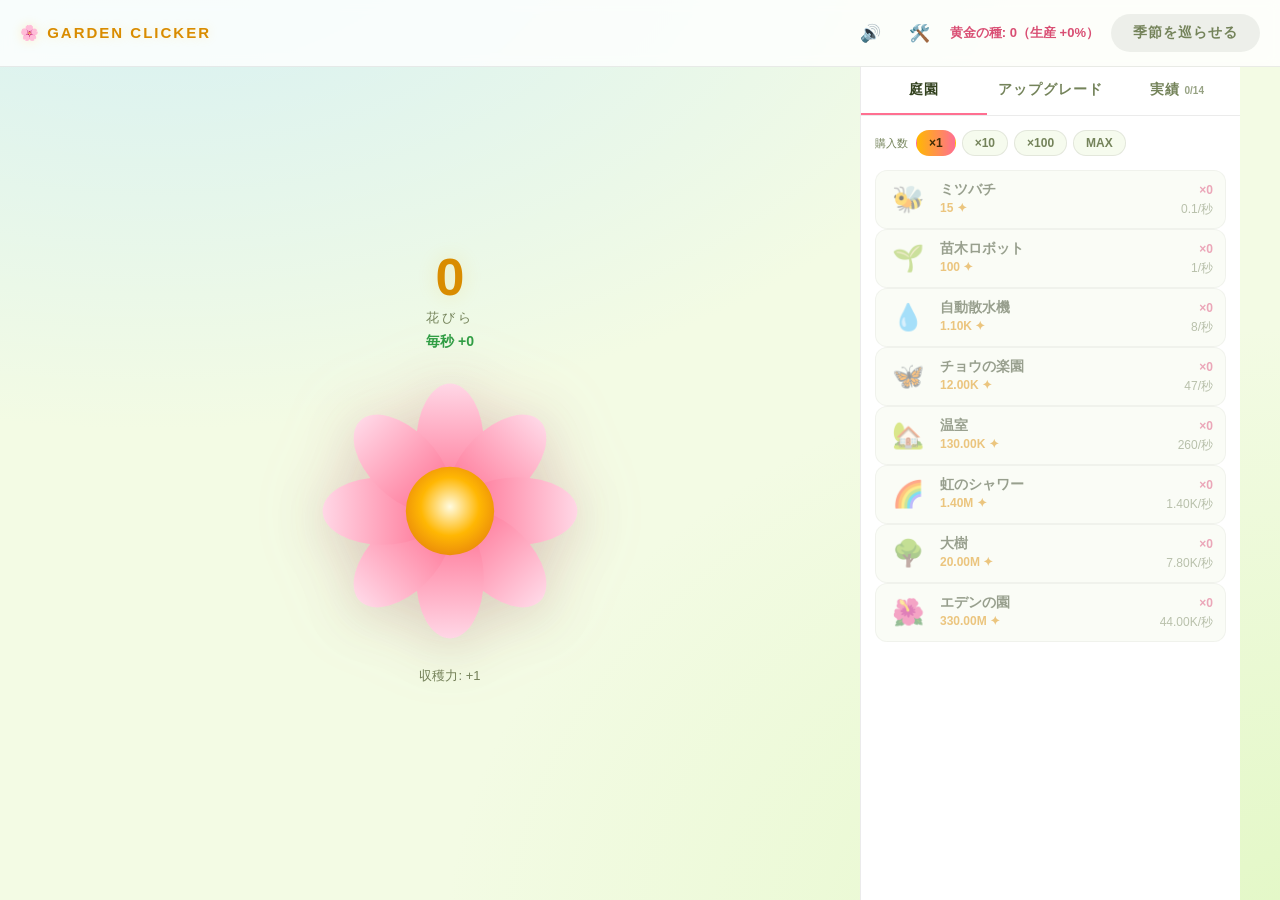
<file: index.html>
<!DOCTYPE html>
<html lang="ja">
<head>
<meta charset="UTF-8">
<meta name="viewport" content="width=device-width, initial-scale=1.0, maximum-scale=1.0, user-scalable=no">
<title>GARDEN CLICKER</title>
<link rel="stylesheet" href="style.css">
</head>
<body>
  <div id="app">

    <header id="topbar">
      <div id="brand">🌸 GARDEN CLICKER</div>
      <div id="prestige-info">
        <button id="mute-btn" class="icon-btn" aria-label="サウンドのオン/オフ">🔊</button>
        <button id="cheat-btn" class="icon-btn" aria-label="チートツールを開く">🛠️</button>
        <span id="singularity-count">黄金の種: 0</span>
        <button id="prestige-btn" disabled>季節を巡らせる</button>
      </div>
    </header>

    <main id="layout">

      <section id="click-area">
        <div id="stardust-total">0</div>
        <div id="stardust-label">花びら</div>
        <div id="cps-label">毎秒 +0</div>
        <div id="buff-banner" class="hidden"></div>

        <div id="core-wrap">
          <button id="core-btn" aria-label="花をクリックして花びらを集める">
            <svg id="core-svg" viewBox="0 0 200 200">
              <defs>
                <radialGradient id="centerGrad" cx="50%" cy="45%" r="60%">
                  <stop offset="0%" stop-color="#fffbe0"/>
                  <stop offset="55%" stop-color="#ffb703"/>
                  <stop offset="100%" stop-color="#e8860b"/>
                </radialGradient>
                <linearGradient id="petalGrad" x1="0%" y1="0%" x2="0%" y2="100%">
                  <stop offset="0%" stop-color="#ffd7e6"/>
                  <stop offset="100%" stop-color="#ff6f91"/>
                </linearGradient>
              </defs>
              <g transform="translate(100,100)">
                <!-- Each petal sits in its own static-rotated <g> so the CSS
                     transform used for the shed/regrow animation (applied to
                     the ellipse) operates in that petal's own local "outward"
                     space instead of overriding its radial placement. -->
                <g transform="rotate(0)">   <ellipse class="petal" id="petal-0" cy="-52" rx="26" ry="46" fill="url(#petalGrad)"/></g>
                <g transform="rotate(45)">  <ellipse class="petal" id="petal-1" cy="-52" rx="26" ry="46" fill="url(#petalGrad)"/></g>
                <g transform="rotate(90)">  <ellipse class="petal" id="petal-2" cy="-52" rx="26" ry="46" fill="url(#petalGrad)"/></g>
                <g transform="rotate(135)"> <ellipse class="petal" id="petal-3" cy="-52" rx="26" ry="46" fill="url(#petalGrad)"/></g>
                <g transform="rotate(180)"> <ellipse class="petal" id="petal-4" cy="-52" rx="26" ry="46" fill="url(#petalGrad)"/></g>
                <g transform="rotate(225)"> <ellipse class="petal" id="petal-5" cy="-52" rx="26" ry="46" fill="url(#petalGrad)"/></g>
                <g transform="rotate(270)"> <ellipse class="petal" id="petal-6" cy="-52" rx="26" ry="46" fill="url(#petalGrad)"/></g>
                <g transform="rotate(315)"> <ellipse class="petal" id="petal-7" cy="-52" rx="26" ry="46" fill="url(#petalGrad)"/></g>
                <circle r="34" fill="url(#centerGrad)"/>
              </g>
            </svg>
          </button>

          <div id="float-layer"></div>
        </div>

        <p id="click-power-label">収穫力: +1</p>

        <div id="golden-layer"></div>
      </section>

      <section id="side-panel">
        <div class="tabs">
          <button class="tab-btn active" data-tab="buildings">庭園</button>
          <button class="tab-btn" data-tab="upgrades">アップグレード</button>
          <button class="tab-btn" data-tab="achievements">実績 <span id="achv-count">0/0</span></button>
        </div>

        <div id="tab-buildings" class="tab-content active">
          <div id="buy-qty-row" class="qty-row">
            <span class="qty-label">購入数</span>
            <button class="qty-btn active" data-qty="1">×1</button>
            <button class="qty-btn" data-qty="10">×10</button>
            <button class="qty-btn" data-qty="100">×100</button>
            <button class="qty-btn" data-qty="max">MAX</button>
          </div>
          <div id="buildings-list"></div>
        </div>

        <div id="tab-upgrades" class="tab-content">
          <div id="upgrades-list"></div>
          <p id="no-upgrades" class="empty-hint">まだ購入できるアップグレードはありません。</p>
        </div>

        <div id="tab-achievements" class="tab-content">
          <div id="achievements-list"></div>
        </div>
      </section>

    </main>

  </div>

  <div id="toast-layer"></div>

  <div id="prestige-modal" class="overlay hidden">
    <div class="modal-box">
      <h2>新しい季節への準備</h2>
      <p class="modal-desc">すべての花びらと庭園をリセットして<br><b id="prestige-gain">0</b> 個の黄金の種を獲得します。</p>
      <p class="modal-desc small">黄金の種 1個につき、生産量と収穫力が永続的に +2% 上昇します。</p>
      <div class="modal-actions">
        <button id="prestige-cancel" class="btn-secondary">キャンセル</button>
        <button id="prestige-confirm" class="btn-primary">季節を巡らせる</button>
      </div>
    </div>
  </div>

  <div id="cheat-modal" class="overlay hidden">
    <div class="modal-box cheat-box">
      <h2>🛠️ チートツール</h2>
      <p class="modal-desc small">お試し・デバッグ用のショートカットです。進行状況を直接書き換えます。</p>
      <div class="cheat-grid">
        <button class="cheat-action" data-action="add1k">花びら +1,000</button>
        <button class="cheat-action" data-action="add100k">花びら +100,000</button>
        <button class="cheat-action" data-action="add10m">花びら +10,000,000</button>
        <button class="cheat-action" data-action="add1b">花びら +1,000,000,000</button>
        <button class="cheat-action" data-action="addseeds">黄金の種 +10</button>
        <button class="cheat-action" data-action="maxbuildings">施設 全部 +50</button>
        <button class="cheat-action" data-action="allupgrades">アップグレード全解放</button>
        <button class="cheat-action" data-action="allachievements">実績を全解除</button>
        <button class="cheat-action" data-action="frenzy">満開フィーバー発動</button>
        <button class="cheat-action" data-action="surge">めぐみの雨発動</button>
        <button class="cheat-action" data-action="golden">黄金の花びらを出現</button>
        <button class="cheat-action danger" data-action="reset">セーブをリセット</button>
      </div>
      <div class="modal-actions">
        <button id="cheat-close" class="btn-secondary">閉じる</button>
      </div>
    </div>
  </div>

<script src="script.js"></script>
</body>
</html>
</file>
<file: style.css>
:root {
  --bg: #f3fbe4;
  --bg2: #e9f6d2;
  --panel: #ffffff;
  --panel2: #f6fbee;
  --border: #00000014;
  --text: #33421f;
  --muted: #74835a;
  --sun: #ffb703;
  --pink: #ff6f91;
  --pink-dim: #ff6f9155;
  --leaf: #2f9e44;
  --danger: #e63950;
}

* { box-sizing: border-box; }

html, body {
  margin: 0;
  padding: 0;
  width: 100%;
  min-height: 100%;
  background: var(--bg);
  color: var(--text);
  font-family: "Segoe UI", "Hiragino Sans", "Yu Gothic", sans-serif;
  overflow-x: hidden;
  -webkit-tap-highlight-color: transparent;
}

body {
  background:
    radial-gradient(ellipse 900px 520px at 12% -10%, #bfe8ff99, transparent),
    radial-gradient(ellipse 900px 620px at 105% 105%, #d7f5b099, transparent),
    var(--bg);
}

#app {
  min-height: 100vh;
  display: flex;
  flex-direction: column;
}

/* ---------- topbar ---------- */
#topbar {
  display: flex;
  align-items: center;
  justify-content: space-between;
  padding: 14px 20px;
  border-bottom: 1px solid var(--border);
  background: #ffffffcc;
  backdrop-filter: blur(6px);
  position: sticky;
  top: 0;
  z-index: 10;
  flex-wrap: wrap;
  gap: 10px;
}

#brand {
  font-weight: 800;
  letter-spacing: 2px;
  font-size: 15px;
  color: #d98c00;
  text-shadow: 0 0 12px #ffb70333;
}

#prestige-info {
  display: flex;
  align-items: center;
  gap: 12px;
  font-size: 13px;
  color: var(--muted);
}

#singularity-count { color: #d94f74; font-weight: 700; }

.icon-btn {
  background: transparent;
  border: none;
  font-size: 17px;
  line-height: 1;
  cursor: pointer;
  padding: 6px 8px;
  border-radius: 8px;
  transition: background 0.12s ease;
}

.icon-btn:hover { background: #00000010; }

/* ---------- layout ---------- */
#layout {
  flex: 1;
  display: grid;
  grid-template-columns: 1fr 380px;
  gap: 0;
  max-width: 1200px;
  margin: 0 auto;
  width: 100%;
}

@media (max-width: 860px) {
  #layout { grid-template-columns: 1fr; }
}

/* ---------- click area ---------- */
#click-area {
  display: flex;
  flex-direction: column;
  align-items: center;
  justify-content: center;
  padding: 30px 20px 50px;
  position: relative;
  min-height: 460px;
}

#stardust-total {
  font-size: clamp(32px, 6vw, 52px);
  font-weight: 800;
  color: #d98c00;
  text-shadow: 0 0 20px #ffb70333;
  font-variant-numeric: tabular-nums;
  line-height: 1.1;
}

#stardust-label {
  font-size: 13px;
  letter-spacing: 3px;
  color: var(--muted);
  text-transform: uppercase;
  margin-top: 2px;
}

#cps-label {
  margin-top: 6px;
  font-size: 14px;
  color: var(--leaf);
  font-weight: 600;
}

#core-btn {
  margin-top: 30px;
  width: min(260px, 52vw);
  height: min(260px, 52vw);
  border-radius: 50%;
  border: none;
  padding: 0;
  cursor: pointer;
  background: transparent;
  position: relative;
  filter: drop-shadow(0 10px 26px #33421f22) drop-shadow(0 0 34px #ff6f9133);
  transition: transform 0.08s ease;
  -webkit-tap-highlight-color: transparent;
}

#core-btn:active { transform: scale(0.94); }

/* Suppress the browser's default focus ring after a mouse/touch click
   (Safari in particular draws one that hugs this button's round shape),
   but keep a clear indicator for real keyboard (Tab) navigation. */
#core-btn:focus { outline: none; }
#core-btn:focus-visible { outline: 3px solid var(--pink); outline-offset: 6px; }

#core-svg { width: 100%; height: 100%; display: block; }

.petal {
  transform-box: fill-box;
  transform-origin: center;
  transition: transform 0.55s cubic-bezier(0.34, 1.56, 0.64, 1), opacity 0.4s ease;
}

.petal.missing {
  transform: translateY(-34px) scale(0.15) rotate(50deg);
  opacity: 0;
  transition: transform 0.4s cubic-bezier(0.55, 0, 0.85, 0.35), opacity 0.3s ease;
}

#float-layer {
  position: absolute;
  inset: 0;
  pointer-events: none;
  overflow: visible;
}

.float-num {
  position: absolute;
  font-weight: 800;
  font-size: 20px;
  color: #d98c00;
  text-shadow: 0 1px 4px #ffffffcc;
  animation: floatUp 0.9s ease-out forwards;
  pointer-events: none;
}

@keyframes floatUp {
  0% { transform: translate(-50%, 0) scale(0.8); opacity: 1; }
  100% { transform: translate(-50%, -70px) scale(1.1); opacity: 0; }
}

#click-power-label {
  margin-top: 22px;
  font-size: 13px;
  color: var(--muted);
}

#core-wrap {
  position: relative;
  display: inline-block;
}

.float-num.crit {
  font-size: 30px;
  color: var(--danger);
  text-shadow: 0 1px 6px #ffffffdd;
}

/* ---------- buff banner ---------- */
#buff-banner {
  margin-top: 8px;
  padding: 6px 16px;
  border-radius: 999px;
  background: linear-gradient(90deg, var(--sun), var(--pink));
  color: #402a06;
  font-size: 12px;
  font-weight: 800;
  letter-spacing: 0.5px;
  box-shadow: 0 4px 16px #ff6f9144;
  animation: buffPulse 1.2s ease-in-out infinite;
}

#buff-banner.hidden { display: none; }

@keyframes buffPulse {
  0%, 100% { transform: scale(1); }
  50% { transform: scale(1.04); }
}

/* ---------- golden petal event ---------- */
#golden-layer {
  position: absolute;
  inset: 0;
  pointer-events: none;
  z-index: 5;
}

.golden-orb {
  position: absolute;
  width: 56px;
  height: 56px;
  border-radius: 50%;
  border: none;
  padding: 0;
  cursor: pointer;
  pointer-events: auto;
  background: radial-gradient(circle at 35% 30%, #fff6da, var(--sun) 45%, var(--pink) 100%);
  box-shadow: 0 0 20px #ff6f91aa, 0 0 42px #ffb70366;
  transform: translate(-50%, -50%);
  animation: goldenPulse 0.9s ease-in-out infinite alternate, goldenIn 0.3s ease-out;
}

.golden-orb.popping {
  animation: goldenPop 0.4s ease-out forwards;
  pointer-events: none;
}

@keyframes goldenIn {
  from { opacity: 0; transform: translate(-50%, -50%) scale(0.3); }
  to { opacity: 1; transform: translate(-50%, -50%) scale(1); }
}

@keyframes goldenPulse {
  from { box-shadow: 0 0 16px #ff6f9199, 0 0 32px #ffb70355; }
  to { box-shadow: 0 0 26px #ff6f91cc, 0 0 52px #ffb70388; }
}

@keyframes goldenPop {
  to { transform: translate(-50%, -50%) scale(1.9); opacity: 0; }
}

/* ---------- side panel ---------- */
#side-panel {
  background: var(--panel);
  border-left: 1px solid var(--border);
  display: flex;
  flex-direction: column;
  min-height: 0;
}

@media (max-width: 860px) {
  #side-panel { border-left: none; border-top: 1px solid var(--border); }
}

.tabs {
  display: flex;
  border-bottom: 1px solid var(--border);
}

.tab-btn {
  flex: 1;
  padding: 14px 10px;
  background: transparent;
  border: none;
  color: var(--muted);
  font-size: 14px;
  font-weight: 700;
  letter-spacing: 1px;
  cursor: pointer;
  border-bottom: 2px solid transparent;
}

.tab-btn.active {
  color: var(--text);
  border-bottom-color: var(--pink);
}

.tab-content {
  display: none;
  padding: 14px;
  gap: 10px;
  flex-direction: column;
  max-height: 640px;
  overflow-y: auto;
}

.tab-content.active { display: flex; }

.empty-hint {
  color: var(--muted);
  font-size: 13px;
  text-align: center;
  padding: 20px 10px;
}

/* ---------- buy quantity selector ---------- */
.qty-row {
  display: flex;
  align-items: center;
  gap: 6px;
  margin-bottom: 4px;
  flex-wrap: wrap;
}

.qty-label {
  font-size: 11px;
  color: var(--muted);
  margin-right: 2px;
}

.qty-btn {
  font-family: inherit;
  font-size: 12px;
  font-weight: 700;
  padding: 5px 12px;
  border-radius: 999px;
  border: 1px solid var(--border);
  background: var(--panel2);
  color: var(--muted);
  cursor: pointer;
  transition: border-color 0.12s ease, color 0.12s ease, background 0.12s ease;
}

.qty-btn:hover { border-color: var(--pink); }

.qty-btn.active {
  background: linear-gradient(90deg, var(--sun), var(--pink));
  color: #402a06;
  border-color: transparent;
}

/* ---------- building card ---------- */
.building-card {
  display: flex;
  align-items: center;
  gap: 12px;
  padding: 10px 12px;
  border-radius: 12px;
  background: var(--panel2);
  border: 1px solid var(--border);
  cursor: pointer;
  transition: border-color 0.12s ease, transform 0.12s ease;
  text-align: left;
}

.building-card:hover:not(.disabled) {
  border-color: var(--pink);
  transform: translateY(-1px);
}

.building-card.disabled {
  opacity: 0.5;
  cursor: not-allowed;
}

.building-card .icon {
  font-size: 26px;
  width: 40px;
  text-align: center;
  flex-shrink: 0;
}

.building-card .info {
  flex: 1;
  min-width: 0;
}

.building-card .name-row {
  display: flex;
  justify-content: space-between;
  align-items: baseline;
  gap: 6px;
}

.building-card .name {
  font-weight: 700;
  font-size: 14px;
}

.building-card .owned {
  font-size: 12px;
  color: #d94f74;
  font-weight: 700;
  flex-shrink: 0;
}

.building-card .meta {
  font-size: 12px;
  color: var(--muted);
  margin-top: 2px;
  display: flex;
  justify-content: space-between;
}

.building-card .cost {
  color: #d98c00;
  font-weight: 700;
}

/* ---------- upgrade card ---------- */
.upgrade-card {
  display: flex;
  align-items: center;
  gap: 12px;
  padding: 10px 12px;
  border-radius: 12px;
  background: var(--panel2);
  border: 1px solid var(--border);
  cursor: pointer;
  transition: border-color 0.12s ease, transform 0.12s ease;
}

.upgrade-card:hover:not(.disabled) {
  border-color: var(--sun);
  transform: translateY(-1px);
}

.upgrade-card.disabled {
  opacity: 0.5;
  cursor: not-allowed;
}

.upgrade-card .icon {
  font-size: 24px;
  width: 36px;
  text-align: center;
  flex-shrink: 0;
}

.upgrade-card .info { flex: 1; min-width: 0; }

.upgrade-card .name {
  font-weight: 700;
  font-size: 13px;
}

.upgrade-card .desc {
  font-size: 11px;
  color: var(--muted);
  margin-top: 2px;
}

.upgrade-card .cost {
  font-size: 12px;
  color: #d98c00;
  font-weight: 700;
  margin-top: 4px;
}

#achv-count {
  font-size: 10px;
  font-weight: 700;
  opacity: 0.75;
  letter-spacing: 0;
}

/* ---------- achievement card ---------- */
.achievement-card {
  display: flex;
  align-items: center;
  gap: 12px;
  padding: 10px 12px;
  border-radius: 12px;
  background: var(--panel2);
  border: 1px solid var(--border);
  opacity: 0.45;
  filter: grayscale(1);
  transition: opacity 0.2s ease, filter 0.2s ease, border-color 0.2s ease;
}

.achievement-card.unlocked {
  opacity: 1;
  filter: none;
  border-color: var(--sun);
  box-shadow: 0 2px 12px #ffb70322;
}

.achievement-card .icon {
  font-size: 24px;
  width: 36px;
  text-align: center;
  flex-shrink: 0;
}

.achievement-card .info { flex: 1; min-width: 0; }

.achievement-card .name {
  font-weight: 700;
  font-size: 13px;
}

.achievement-card .desc {
  font-size: 11px;
  color: var(--muted);
  margin-top: 2px;
}

.achievement-card .bonus {
  font-size: 11px;
  color: #d98c00;
  font-weight: 700;
  margin-top: 4px;
}

/* ---------- toast notifications ---------- */
#toast-layer {
  position: fixed;
  top: 18px;
  left: 50%;
  transform: translateX(-50%);
  z-index: 100;
  display: flex;
  flex-direction: column;
  gap: 8px;
  align-items: center;
  pointer-events: none;
}

.toast {
  background: linear-gradient(90deg, var(--sun), var(--pink));
  color: #402a06;
  font-weight: 800;
  font-size: 13px;
  padding: 10px 20px;
  border-radius: 999px;
  box-shadow: 0 8px 24px #33421f33;
  white-space: nowrap;
  animation: toastIn 0.3s ease-out, toastOut 0.4s ease-in 2.6s forwards;
}

@keyframes toastIn {
  from { transform: translateY(-20px); opacity: 0; }
  to { transform: translateY(0); opacity: 1; }
}

@keyframes toastOut {
  to { transform: translateY(-14px); opacity: 0; }
}

/* ---------- overlay / modal ---------- */
.overlay {
  position: fixed;
  inset: 0;
  z-index: 50;
  background: #2b1d0bcc;
  backdrop-filter: blur(6px);
  display: flex;
  align-items: center;
  justify-content: center;
  padding: 20px;
}

.overlay.hidden { display: none; }

.modal-box {
  background: var(--panel);
  border: 1px solid var(--border);
  border-radius: 18px;
  padding: 28px 26px;
  max-width: 380px;
  text-align: center;
  box-shadow: 0 20px 60px #00000033;
}

.modal-box h2 {
  margin: 0 0 12px;
  color: #d94f74;
  font-size: 22px;
}

.modal-desc {
  color: var(--muted);
  font-size: 14px;
  line-height: 1.7;
  margin: 0 0 8px;
}

.modal-desc b {
  color: #d98c00;
  font-size: 18px;
}

.cheat-box { max-width: 480px; }

.cheat-grid {
  display: grid;
  grid-template-columns: 1fr 1fr;
  gap: 8px;
  margin: 18px 0 4px;
}

@media (max-width: 480px) {
  .cheat-grid { grid-template-columns: 1fr; }
}

.cheat-action {
  font-family: inherit;
  font-size: 13px;
  font-weight: 700;
  padding: 10px 12px;
  border-radius: 10px;
  border: 1px solid var(--border);
  background: var(--panel2);
  color: var(--text);
  cursor: pointer;
  transition: border-color 0.12s ease, transform 0.12s ease;
}

.cheat-action:hover { border-color: var(--sun); transform: translateY(-1px); }

.cheat-action.danger {
  background: #fdeceb;
  border-color: var(--danger);
  color: #a02333;
}

.cheat-action.danger:hover { border-color: #a02333; }

.modal-desc.small { font-size: 12px; }

.modal-actions {
  display: flex;
  gap: 10px;
  justify-content: center;
  margin-top: 20px;
}

button.btn-primary, button.btn-secondary, #prestige-btn {
  font-family: inherit;
  font-size: 14px;
  font-weight: 700;
  letter-spacing: 1px;
  padding: 10px 22px;
  border-radius: 999px;
  border: none;
  cursor: pointer;
}

button.btn-primary, #prestige-btn:not(:disabled) {
  background: linear-gradient(90deg, var(--sun), var(--pink));
  color: #402a06;
  box-shadow: 0 4px 18px #ff6f9144;
}

#prestige-btn:disabled {
  background: #00000010;
  color: var(--muted);
  cursor: not-allowed;
}

button.btn-secondary {
  background: #00000010;
  color: var(--text);
}

button.btn-primary:hover, #prestige-btn:not(:disabled):hover { filter: brightness(1.06); }

/* scrollbar */
.tab-content::-webkit-scrollbar { width: 6px; }
.tab-content::-webkit-scrollbar-thumb { background: #00000022; border-radius: 3px; }
</file>
